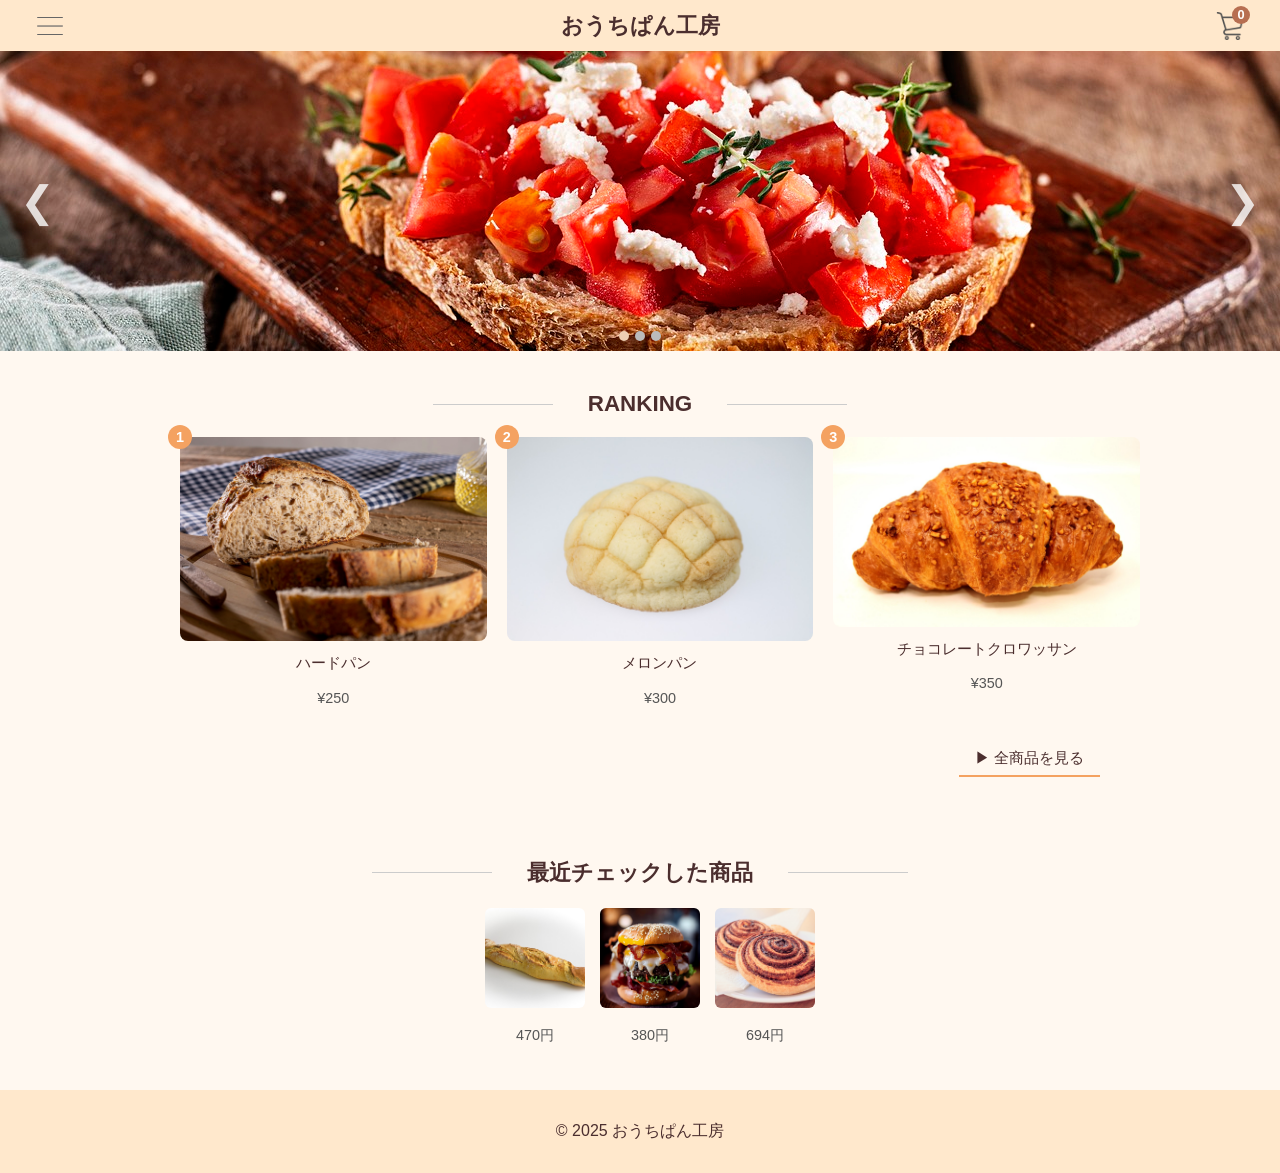
<file: index.html>
<!DOCTYPE html>
<html lang="ja">
<head>
  <meta charset="UTF-8" />
  <meta name="viewport" content="width=device-width, initial-scale=1.0" />
  <title>おうちぱん工房</title>
  <link rel="stylesheet" href="css/base.css" />
</head>
<body>
  <header class="site-header">
    <div class="header-left">
      <img src="img/icon/hamburger.png" alt="メニュー" class="menu-icon" onclick="toggleMenu()">
    </div>
    <div class="header-center">
      <div class="logo">おうちぱん工房</div>
    </div>
    <div class="header-right">
      <a href="cart.html" class="cart-icon">
        <img src="img/icon/cart.png" alt="カート" />
        <span class="cart-count" id="cartCount">0</span>
      </a>
    </div>
  </header>

  <!-- ハンバーガーメニュー -->
  <nav id="hamburgerMenu" class="hidden">
    <ul>
      <li><a href="#">新規会員登録</a></li>
      <li><a href="#">ログイン</a></li>
      <li>
        <input type="text" placeholder="パンを検索..." />
      </li>
      <li>
        カテゴリーから探す
        <ul class="category-list">
          <li><a href="#">お惣菜パン</a></li>
          <li><a href="#">甘いパン</a></li>
          <li><a href="#">ハード系</a></li>
        </ul>
      </li>
      <li><a href="#">お問い合わせ</a></li>
    </ul>
  </nav>

  <!-- スライダー画像 -->
  <section class="slider">
    <div class="slider-wrapper" id="sliderWrapper">
      <img src="img/slider-img/season-breads.jpg" alt="春のパン特集" />
      <img src="img/slider-img/osusume.jpg" alt="春のパン特集" />
      <img src="img/slider-img/oishitabekata.jpg" alt="春のパン特集" />
    </div>
    
    <!-- ← → ボタン -->
    <button class="slider-arrow left" onclick="prevSlide()">&#10094;</button>
    <button class="slider-arrow right" onclick="nextSlide()">&#10095;</button>
    
    <!--ドットナビゲーション-->
    <div class="slider-dots" id="sliderDots"></div>
  </section>

  <!-- パンランキング -->
  <section class="ranking section-container">
    <h2 class="section-title">
      <span class="line">RANKING</span>
    </h2>
    <div class="ranking-grid">
      <div class="ranking-item">
        <span class="rank-number">1</span>
        <img src="img/all-breads/hard.jpg" alt="ハードパン">
        <p class="bread-name">ハードパン</p>
        <p class="price">¥250</p>
      </div>
      <div class="ranking-item">
        <span class="rank-number">2</span>
        <img src="img/all-breads/melon-bread.jpg" alt="メロンパン">
        <p class="bread-name">メロンパン</p>
        <p class="price">¥300</p>
      </div>
      <div class="ranking-item">
        <span class="rank-number">3</span>
        <img src="img/all-breads/chocolate-croissant.jpg" alt="チョコレートクロワッサン">
        <p class="bread-name">チョコレートクロワッサン</p>
        <p class="price">¥350</p>
      </div>
    </div>
    <div class="btn-wrap">
      <a href="all-breads.html" class="see-all-btn">▶︎ 全商品を見る</a>
    </div>
  </section>

  <!-- 最近チェックした商品 -->
  <section class="recently-viewed section-container">
    <h2 class="section-title">
      <span class="line">最近チェックした商品</span>
    </h2>
    <div class="recent-slider" id="recentItems">
      <!-- JSで追加 -->
    </div>
  </section>

  <footer>
    <p>&copy; 2025 おうちぱん工房</p>
  </footer>

  <script src="js/main.js"></script>
  <script src="js/top.js"  defer></script>
</body>
</html>
</file>
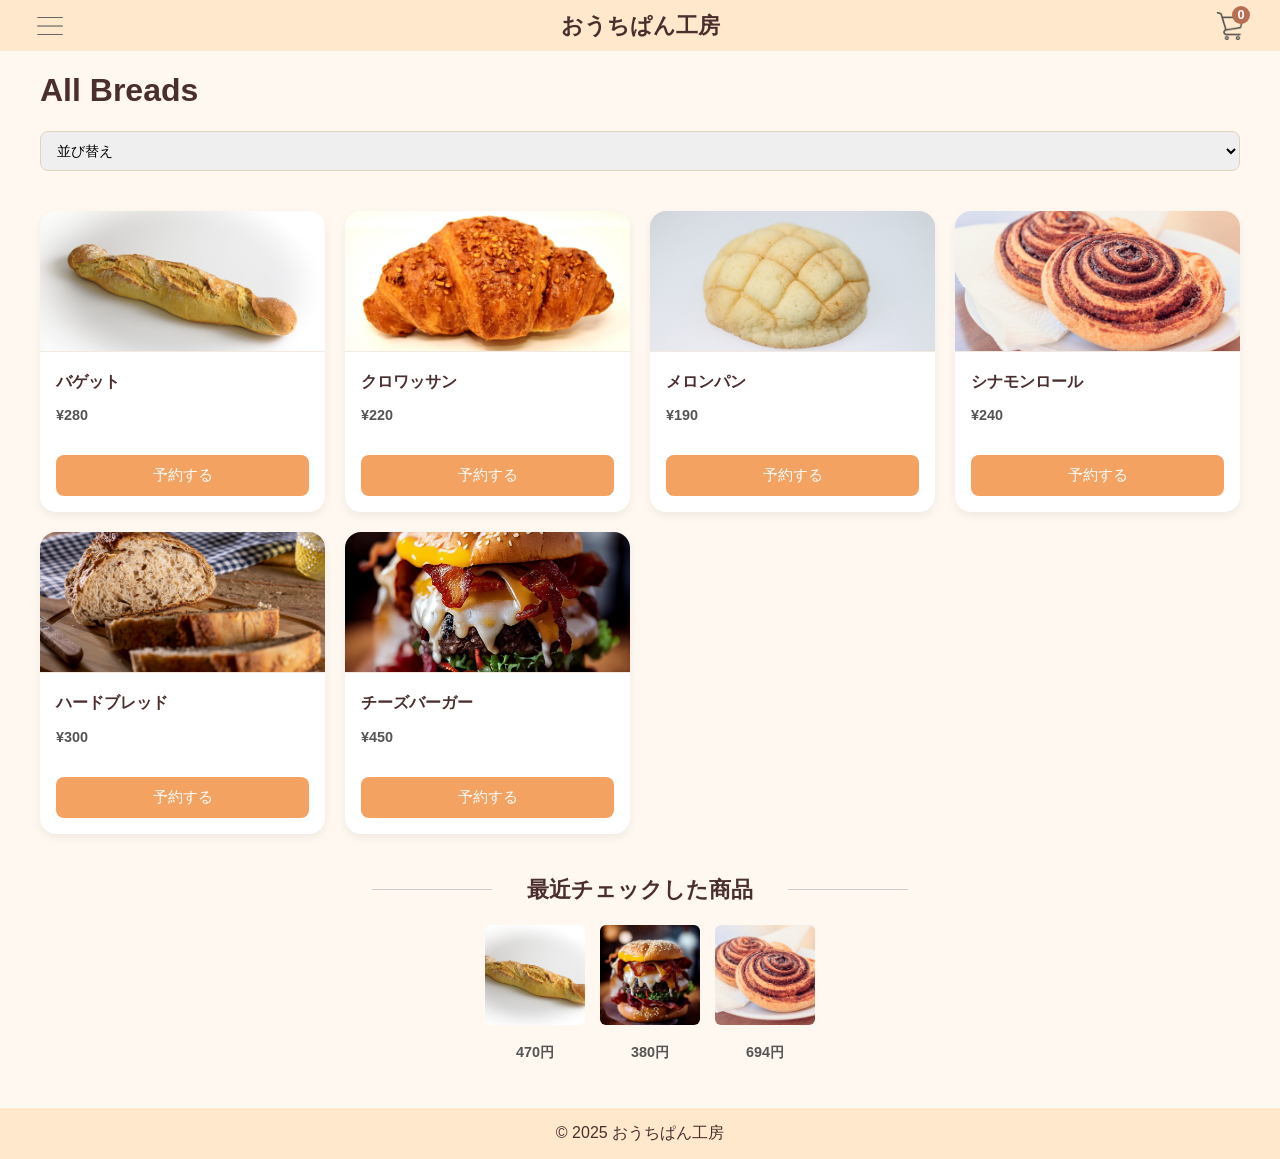
<file: all-breads.html>
<!DOCTYPE html>
<html lang="ja">
<head>
  <meta charset="UTF-8" />
  <meta name="viewport" content="width=device-width, initial-scale=1.0" />
  <title>全商品 | おうちぱん工房</title>

  <link rel="stylesheet" href="css/base.css" />
  <link rel="stylesheet" href="css/products.css" />
</head>
<body>
  <header class="site-header">
    <div class="header-left">
      <img src="img/icon/hamburger.png" alt="メニュー" class="menu-icon" onclick="toggleMenu()">
    </div>
    <div class="header-center">
      <a href="index.html" class="logo">おうちぱん工房</a>
    </div>
    <div class="header-right">
      <a href="cart.html" class="cart-icon">
        <img src="img/icon/cart.png" alt="カート" />
        <span class="cart-count" id="cartCount">0</span>
      </a>
    </div>
  </header>

  <nav id="hamburgerMenu" class="hidden">
    <ul>
      <li><a href="#">新規会員登録</a></li>
      <li><a href="#">ログイン</a></li>
      <li>
        <input type="text" placeholder="パンを検索..." />
      </li>
      <li>
        カテゴリーから探す
        <ul class="category-list">
          <li><a href="#">お惣菜パン</a></li>
          <li><a href="#">甘いパン</a></li>
          <li><a href="#">ハード系</a></li>
        </ul>
      </li>
      <li><a href="#">お問い合わせ</a></li>
    </ul>
  </nav>

  <main class="container">
    <h1 class="page-title">All Breads</h1>

    <div class="toolbar">
      <!-- <input type="search" id="searchBox" placeholder="キーワードで検索…" /> -->
      <select id="sortSelect">
        <option value="default">並び替え</option>
        <option value="price-asc">価格が安い順</option>
        <option value="price-desc">価格が高い順</option>
      </select>
    </div>

    <!-- 商品グリッド -->
    <ul id="productGrid" class="product-grid"></ul>

    <!-- 最近チェックした商品 -->
    <section class="recently-viewed section-container">
      <h2 class="section-title">
        <span class="line">最近チェックした商品</span>
      </h2>
      <div class="recent-slider" id="recentItems">
      </div>
    </section>
  </main>

  <footer class="site-footer">
    © 2025 おうちぱん工房
  </footer>

  <script src="js/main.js" defer></script>
  <script src="js/products.js" defer></script>

</body>
</html>
</file>
<file: css/base.css>
/* 基本スタイル */
body {
    font-family: "Yu Gothic", "Noto Sans JP", sans-serif;
    margin: 0;
    padding: 0;
    background: #fff8f0;
    color: #4b2e2e;
  }
  
  .site-header {
    display: flex;
    justify-content: space-between;
    align-items: center;  
    padding: 10px 20px;
    background: #ffe8cc;
  }
  
  .header-left,
  .header-right {
    width: 60px; 
    text-align: center;
  }
  
  .header-center {
    flex-grow: 1;
    text-align: center;
  }
  
  .logo {
    font-size: 1.4em;
    font-weight: bold;
    color: #4b2e2e;
    text-decoration: none;  
  }
  
  .menu-icon {
    width: 28px;
    height: 28px;
    cursor: pointer;
    vertical-align: middle; 
  }
  
  .cart-icon {
    position: relative;
    display: inline-block;
  }
  
  .cart-icon img {
    width: 28px;
    height: 28px;
    vertical-align: middle; 
  }
  
  .cart-count {
    position: absolute;
    top: -6px;
    right: -6px;
    background: #b76e51; 
    color: #fff;
    border-radius: 50%;
    width: 18px;
    height: 18px;
    font-size: 0.8em;
    text-align: center;
    line-height: 18px;
    font-weight: bold;
  }
  
  
  /* ハンバーガーメニュー */
  nav {
    background: #fff2e0;
    padding: 20px;
  }
  
  .hidden {
    display: none;
  }
  
  nav ul {
    list-style: none;
    padding: 0;
  }
  
  nav li {
    margin: 10px 0;
  }
  
  .category-list {
    margin-left: 20px;
  }
  
  input[type="text"] {
    width: 100%;
    padding: 8px;
    border: 1px solid #ccc;
    border-radius: 4px;
  }
  
  /* スライダー（横スクロール） */
  .slider {
    position: relative;
    overflow: hidden;
    width: auto;
    background: #fff2e0;
  }
  
  .slider-wrapper {
    display: flex;
    transition: transform 0.5s ease;
    width: 100%;
  }
  
  .slider-wrapper img {
    width: 100%;
    height: 300px;
    object-fit: cover;
    flex-shrink: 0;
  }
  
  .slider-arrow {
    position: absolute;
    top: 50%;
    transform: translateY(-50%);
    background: none;
    border: none;
    font-size: 42px;
    color: white;
    cursor: pointer;
    padding: 0 10px;
    z-index: 10;
    transition: opacity 0.3s ease;
    opacity: 0.8;
  }
  
  .slider-arrow.left {
    left: 10px;
  }
  
  .slider-arrow.right {
    right: 10px;
  }
  
  .slider-arrow:hover {
    opacity: 1;
  }
  
  
  /* スマホで横スワイプ */
  /* .slider {
    -webkit-overflow-scrolling: touch;
    scroll-snap-type: x mandatory;
  }
  
  .slider-wrapper img {
    scroll-snap-align: start;
  } */
  
  /* ドットナビゲーション */
  .slider-dots {
    position: absolute;
    bottom: 10px;
    left: 50%;
    transform: translateX(-50%);
    display: flex;
    gap: 6px;
  }
  
  .slider-dots div {
    width: 10px;
    height: 10px;
    background: #bbb;
    border-radius: 50%;
    cursor: pointer;
    transition: background 0.3s;
  }
  
  .slider-dots .active {
    background: #eeceb3;
  }
  
  .section-container {
    max-width: 960px;
    margin: 0 auto;
  }
  
  
  /* 見出し（共通） */
  .section-title {
    text-align: center;
    font-size: 1.4em;
    position: relative;
    margin: 40px auto 20px;
    max-width: 100%;
  }
  
  .section-title .line {
    display: inline-block;
    position: relative;
    padding: 0 20px;
  }
  
  .section-title .line::before,
  .section-title .line::after {
    content: "";
    position: absolute;
    top: 50%;
    width: 0;
    height: 1px;
    background: #ccc;
    transition: width 0.8s ease;
  }
  
  .section-title .line::before {
    right: 100%;
    margin-right: 15px;
  }
  
  .section-title .line::after {
    left: 100%;
    margin-left: 15px;
  }
  
  .section-title.active .line::before,
  .section-title.active .line::after {
    width: 120px;
  }
  
  .ranking-grid {
    display: grid;
    width: 100%;
    grid-template-columns: repeat(auto-fit, minmax(120px, 1fr));
    gap: 20px;
    padding: 0 20px; 
    text-align: center;
  }
  
  .ranking-item {
    position: relative;
  }
  
  .ranking-item img {
    width: 100%;
    border-radius: 8px;
    object-fit: cover;
  }
  
  .rank-number {
    position: absolute;
    top: -12px;
    left: -12px;
    background: #f4a261;
    color: white;
    border-radius: 50%;
    width: 24px;
    height: 24px;
    font-size: 0.9em;
    display: flex;
    align-items: center;
    justify-content: center;
    font-weight: bold;
  }
  
  .bread-name {
    margin-top: 8px;
    font-size: 0.95em;
  }
  
  .price {
    font-size: 0.9em;
    color: #555;
  }
  
  .btn-wrap {
    text-align: right;
    padding: 0 20px;
  }
  
  .see-all-btn {
    display: inline-block;
    margin-top: 20px;
    margin-bottom: 40px;
    padding: 8px 16px;
    font-size: 0.95em;
    color: #4b2e2e;
    background: transparent;
    text-decoration: none;
    position: relative;
    transition: all 0.3s ease;
  }
  
  .see-all-btn::after {
    content: "";
    position: absolute;
    bottom: 0;
    left: 0;
    height: 2px;
    width: 100%;
    background-color: #f4a261;
    transform: scaleX(1);
    transform-origin: left;
    transition: transform 0.3s ease;
  }
  
  .see-all-btn:hover {
    opacity: 0.7;
  }
  /* 最近チェックした商品 */
  .recent-slider {
    width: 100%;
    display: flex;
    justify-content: center;
    gap: 15px;
    overflow-x: auto;
    padding: 0 10px;
    scroll-snap-type: x mandatory;
    -webkit-overflow-scrolling: touch;
  }
  
  .recent-item {
    min-width: 100px;
    flex-shrink: 0;
    text-align: center;
    scroll-snap-align: start;
  }
  
  .recent-item img {
    width: 100px;
    height: 100px;
    object-fit: cover;
    border-radius: 6px;
  }
  
  footer {
    text-align: center;
    padding: 15px;
    background: #ffe8cc;
    margin-top: 30px;
  }
  
  /* ===== 共通レイアウト：ページ余白 ===== */
  .container{
    max-width: 1200px;          
    margin: 0 auto;             
    padding: 0 32px;            
  }
  
  /* スマホでキツい場合はメディアクエリで縮める */
  @media (max-width: 480px){
    .container{
      padding: 0 16px;          
    }
  }
</file>
<file: css/products.css>
/* ================= All-Breads page only ================ */

.product-grid{
    display:grid;
    grid-template-columns:repeat(4,minmax(200px,1fr)); /* PC 4列 */
    gap:20px;
    list-style:none;
    margin:40px 0;
    padding:0;
  }
  
  @media (max-width:1024px){
    .product-grid{
      grid-template-columns:repeat(3,minmax(200px,1fr));
    }
  }
  
  /* スマホ含め 768px 以下は 2 列固定 */
  @media (max-width:768px){
    .product-grid{
      grid-template-columns:repeat(2,minmax(160px,1fr)); /* ←幅も少し縮める */
    }
  }

  
  /* --- Card --- */
  .product-card{
    background:#fff;
    border-radius:16px;
    box-shadow:0 4px 10px rgba(0,0,0,.06);
    overflow:hidden;
    display:flex;
    flex-direction:column;
    transition:transform .2s;
  }
  .product-card:hover{transform:translateY(-4px);}

  .product-content {
    cursor: pointer;
    flex: 1;
  }

  .product-card img{
    width:100%;
    height:140px;
    aspect-ratio:1/1;
    object-fit:cover;
    border-bottom:1px solid #f2e9e1;
  }

  .product-card .info{padding:16px;flex:1;}
  .product-card h2{font-size:1rem;margin:0 0 6px;}
  .price{font-weight:700;margin-bottom:16px;}
  
  .reserve-btn{
    display: block;
    background:#f4a261;
    color:#fff;
    text-align: center;
    text-decoration: none;
    border:none;
    padding:10px 16px;
    border-radius:8px;
    font-size:.95rem;
    cursor:pointer;
    transition:opacity .3s;
    margin: 0 16px 16px;
  }
  .reserve-btn:hover{opacity:.8;}
  
  /* --- Toolbar --- */
  .toolbar{
    display:flex;
    gap:12px;
    margin-top:20px;
  }
  .toolbar input,
  .toolbar select{
    flex:1;
    padding:10px 12px;
    border:1px solid #e0d4c0;
    border-radius:8px;
    font-size:.9rem;
  }
</file>
